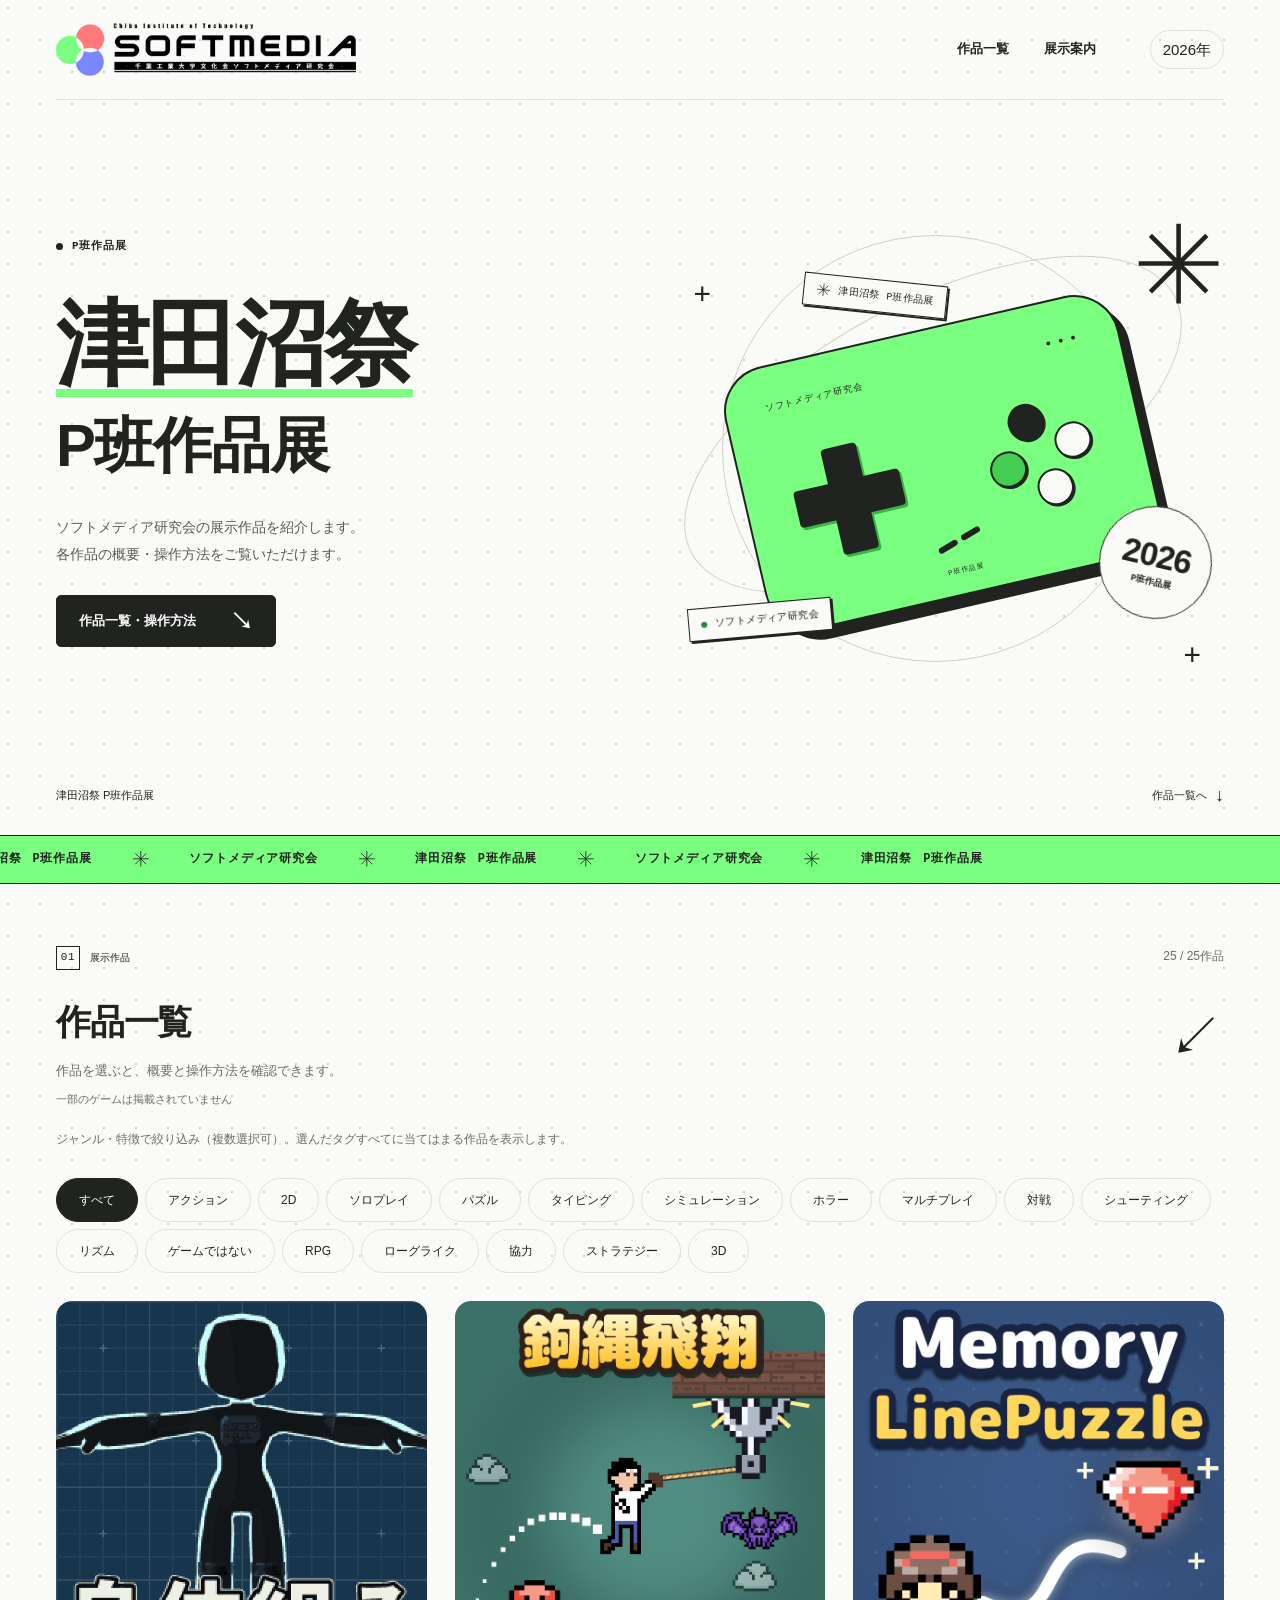
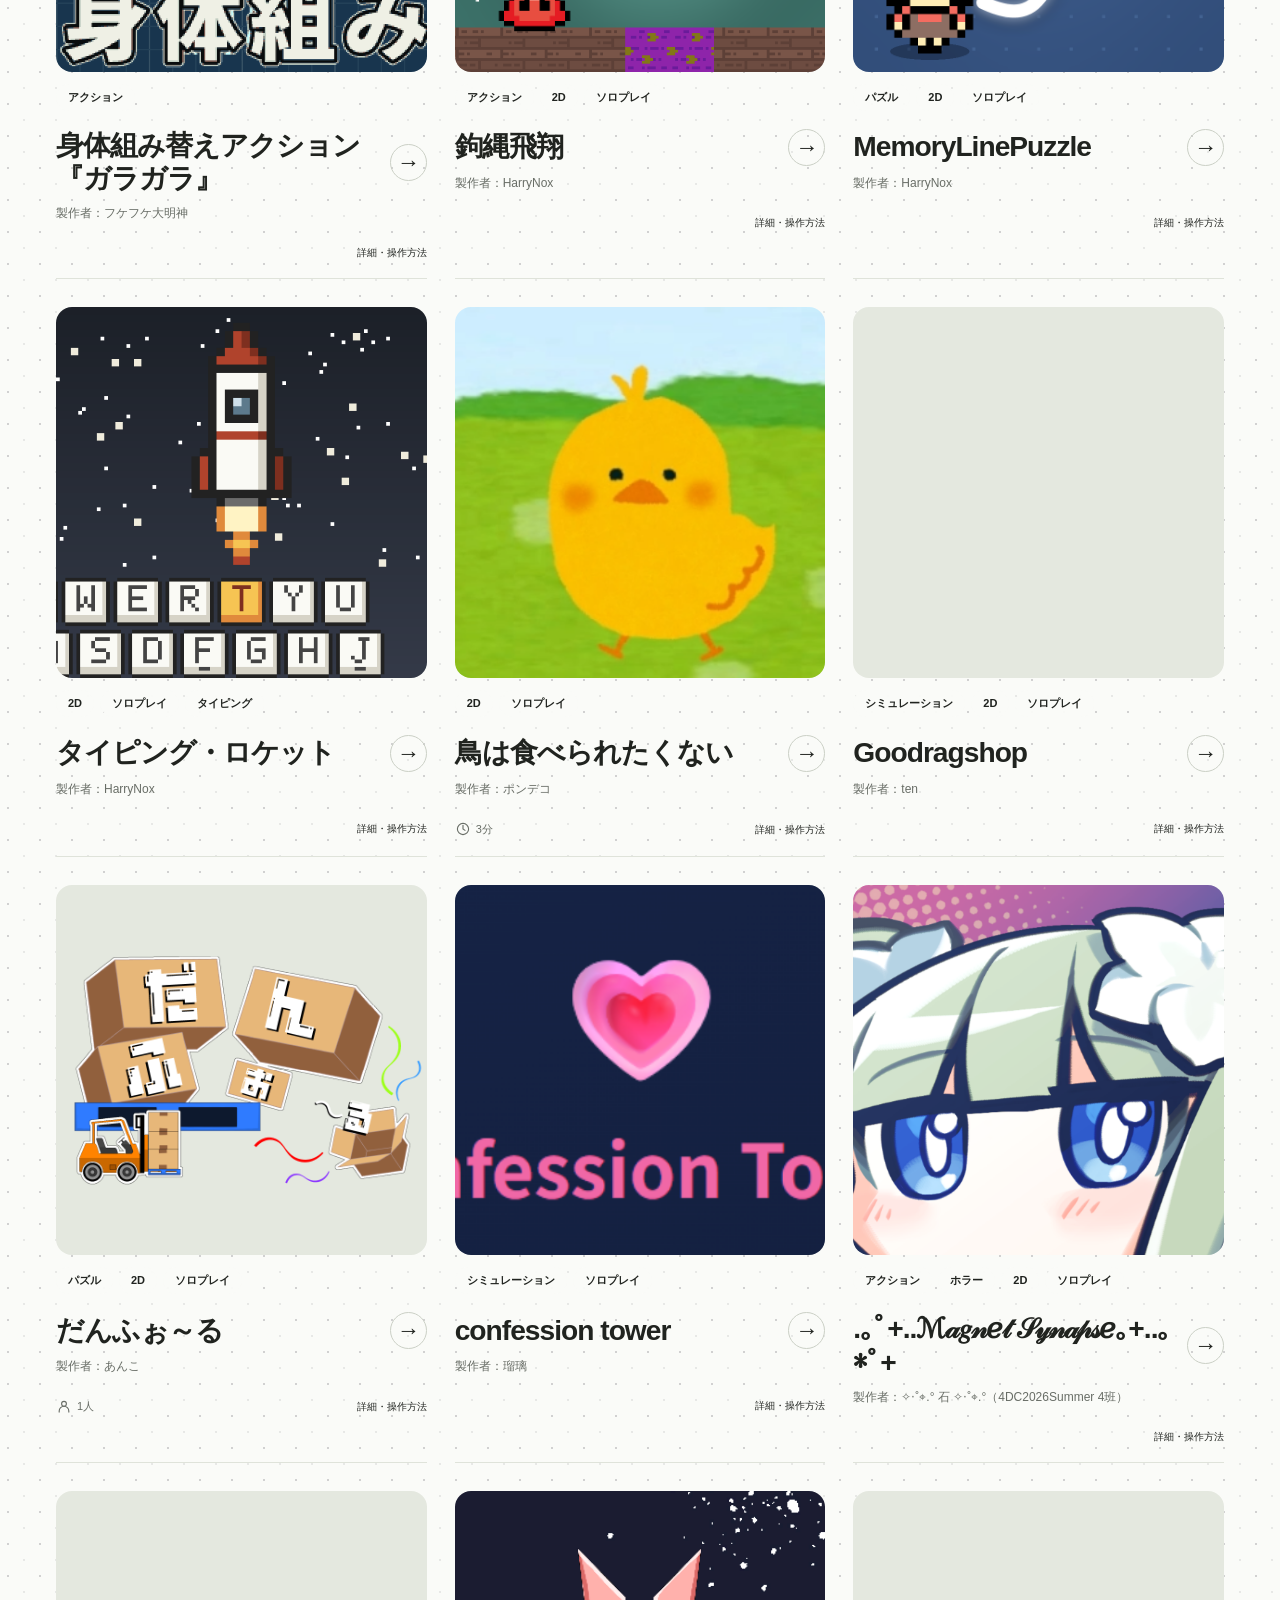
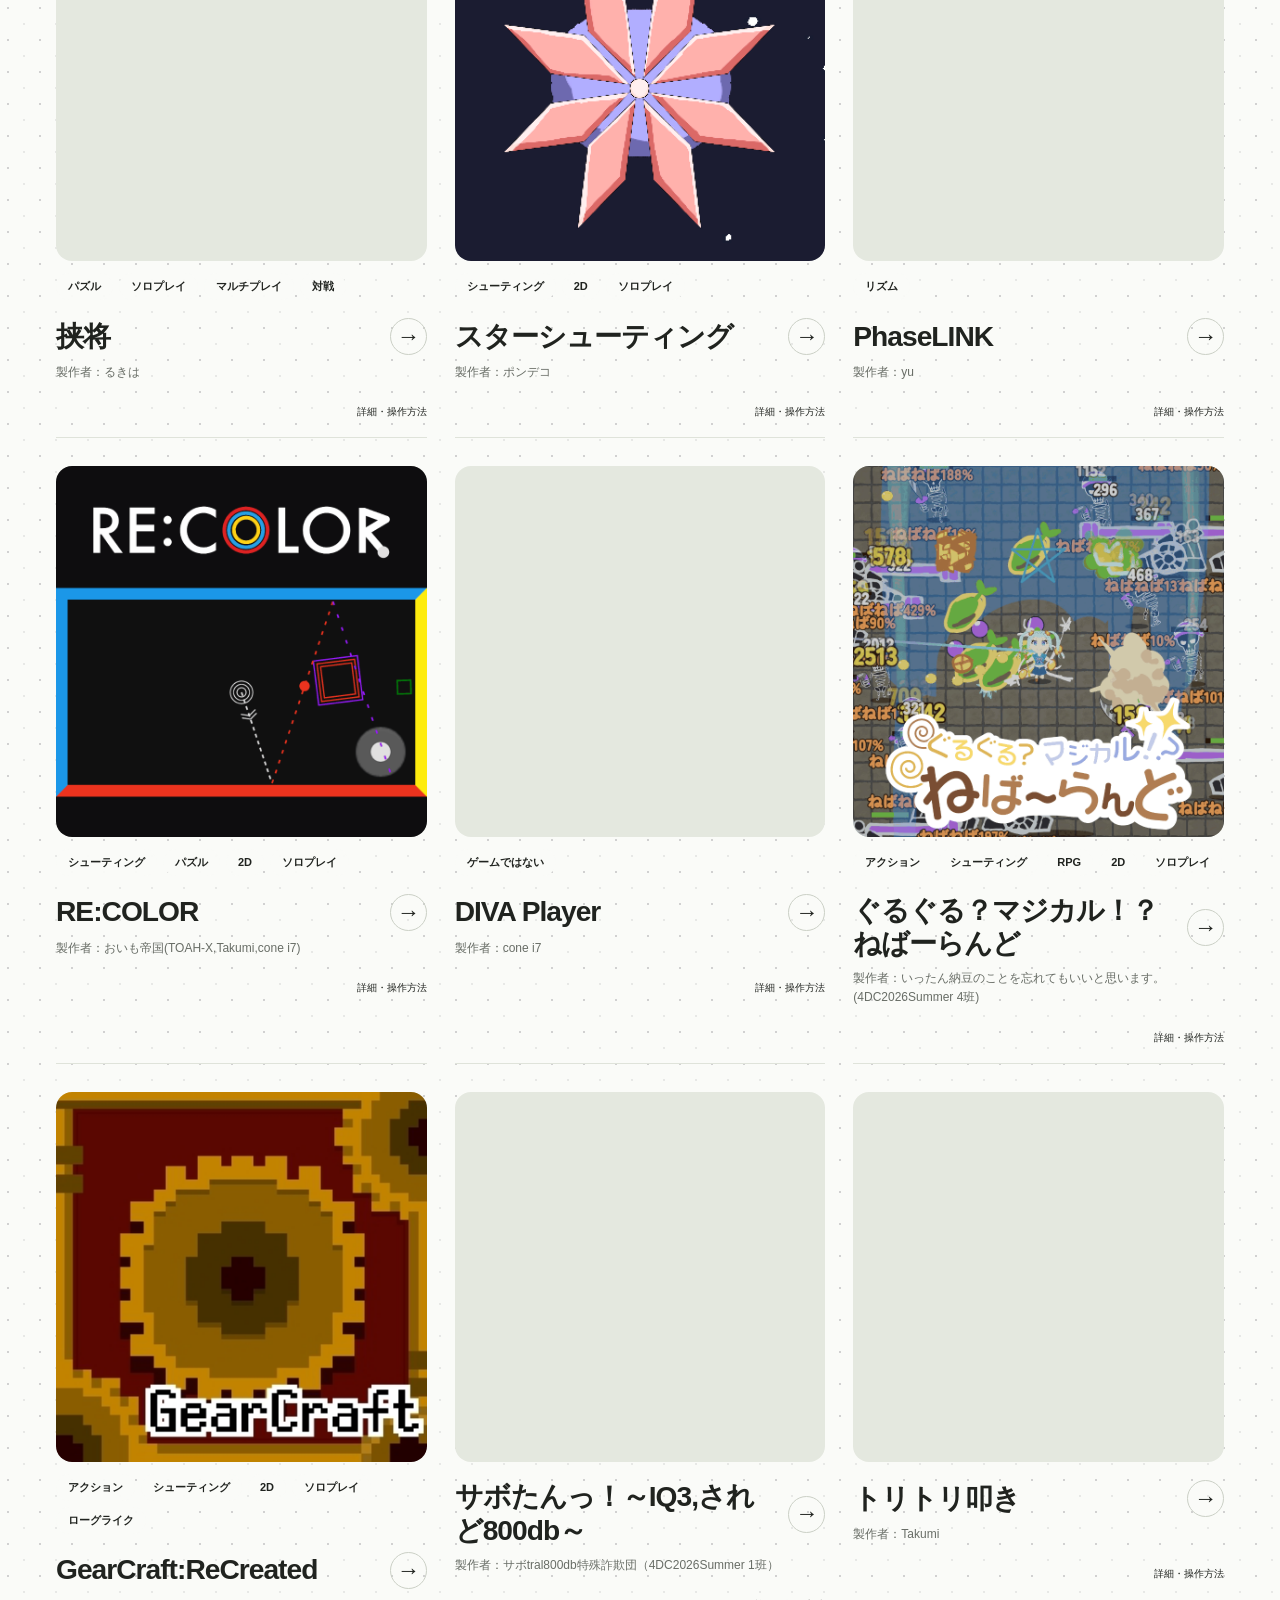
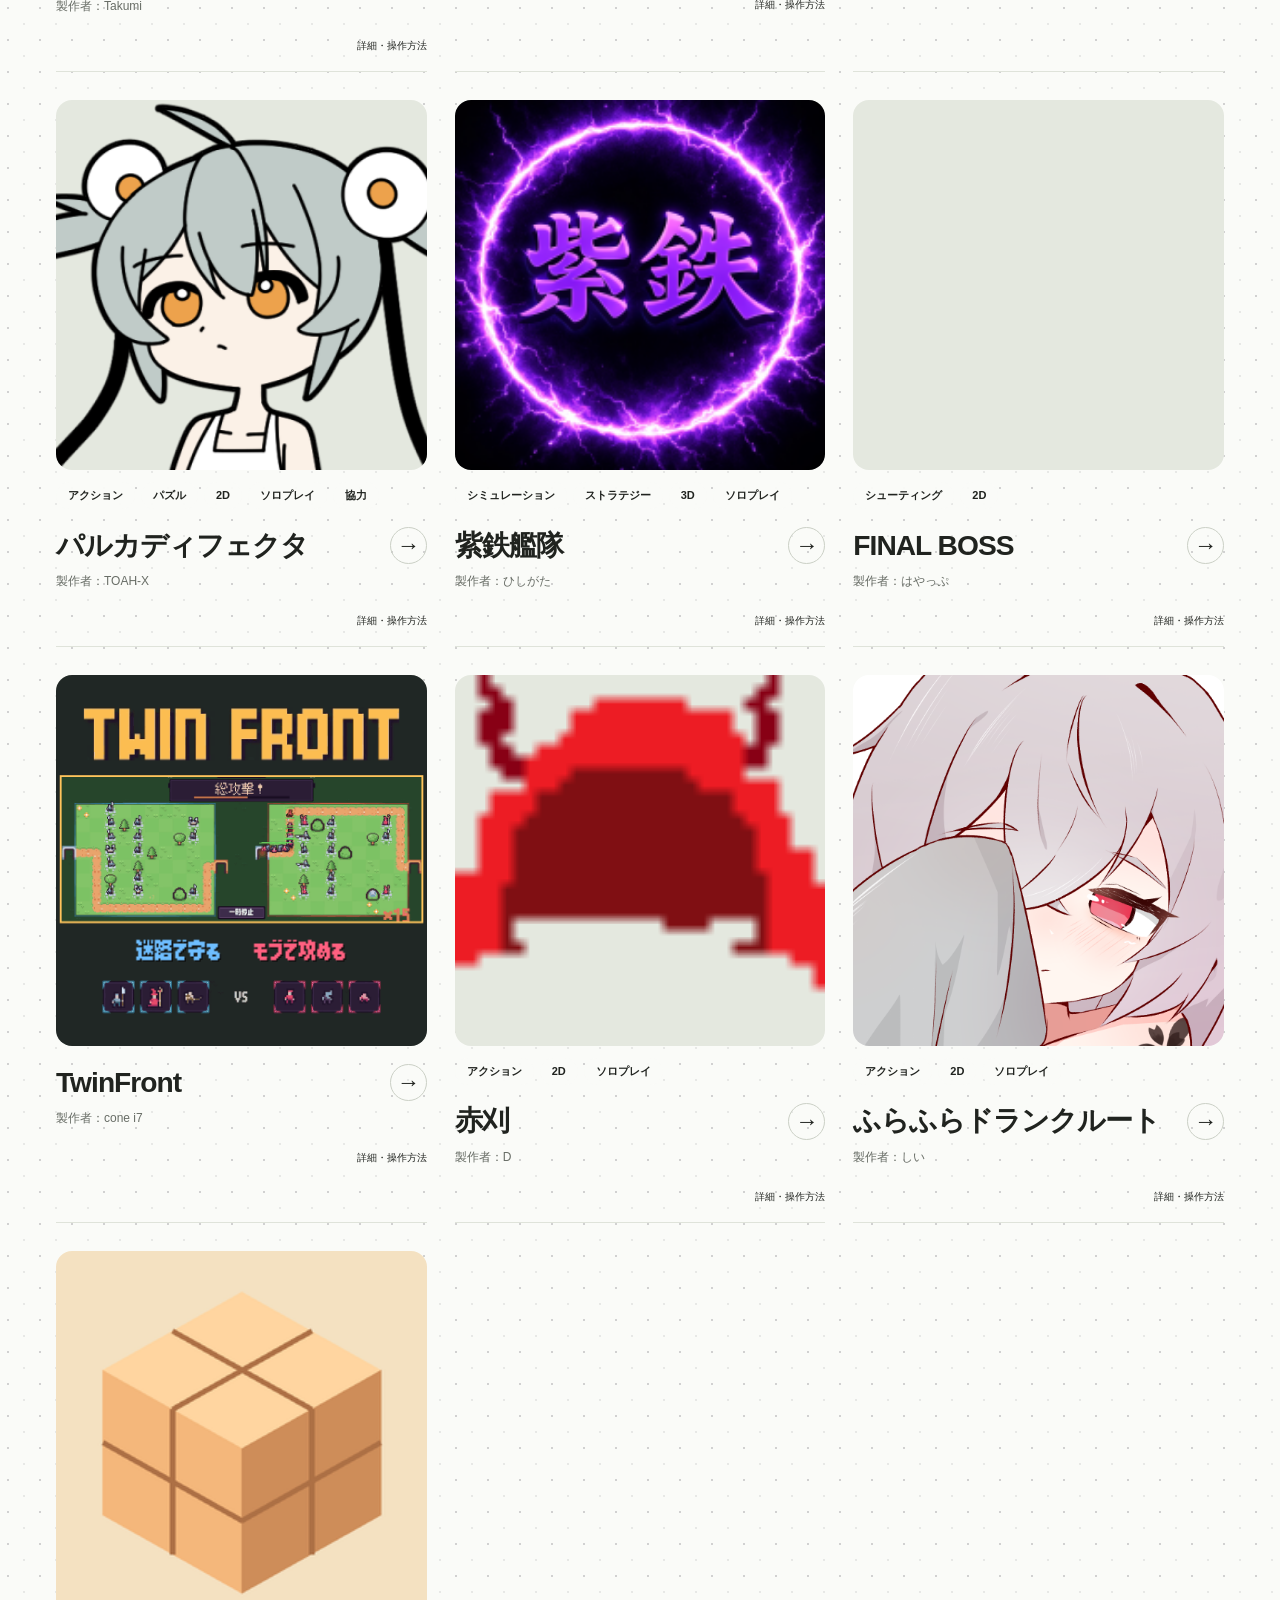
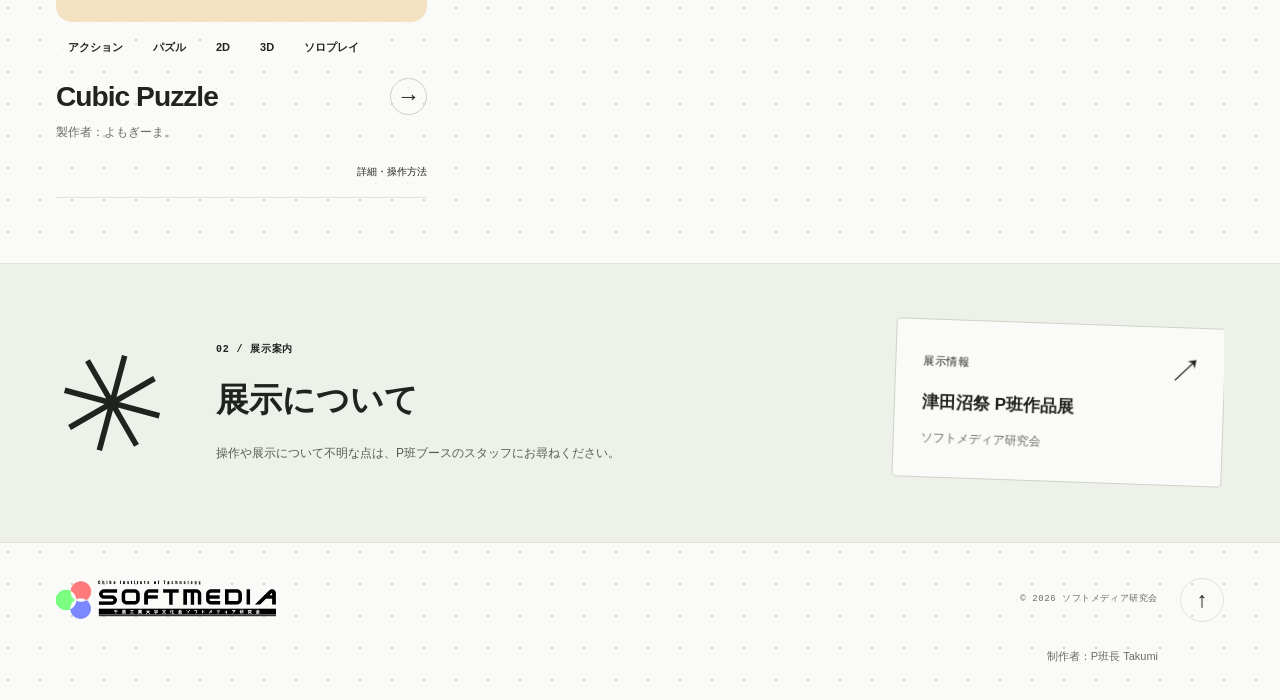
<file: index.html>
<!doctype html>
<html lang="ja">
<head>
  <meta charset="utf-8">
  <meta name="viewport" content="width=device-width, initial-scale=1">
  <meta name="theme-color" content="#7BFF81">
  <meta name="description" content="ソフトメディア研究会の津田沼祭P班作品展。展示作品の概要・操作方法・スクリーンショットを掲載しています。">
  <title>津田沼祭 P班作品展 2026 — ソフトメディア研究会</title>
  <link rel="icon" href="./assets/images/favicon.svg" type="image/svg+xml">
  <link rel="stylesheet" href="./css/style.css?v=f72bde1045d6">
  <script defer src="./js/games.js?v=3f59b080a39a"></script>
  <script defer src="./js/common.js?v=bbcce7536566"></script>
  <script defer src="./js/main.js?v=ad385e79afd5"></script>
  <script defer src="./js/controller.js?v=c89fdcfcc461"></script>
</head>
<body>
  <svg class="icon-definitions" xmlns="http://www.w3.org/2000/svg" aria-hidden="true" focusable="false">
    <defs>
      <path id="asterisk-shape" d="M32 4v56M4 32h56M12.2 12.2l39.6 39.6M51.8 12.2L12.2 51.8"/>
    </defs>
  </svg>
  <div class="startup" id="startup" hidden aria-hidden="true">
    <div class="startup-stage">
      <div class="startup-orbit"></div>
      <div class="startup-device">
        <div class="controller">
          <span class="startup-led"></span>
          <div class="d-pad"></div>
          <div class="controller-buttons"><i></i><i></i><i></i><i></i></div>
          <div class="controller-bottom"><i></i><i></i></div>
        </div>
      </div>
      <p class="startup-caption" data-festival-name>津田沼祭 P班作品展</p>
    </div>
  </div>
  <script src="./js/startup.js?v=2fbe6520b9ff"></script>
  <a class="skip-link" href="#main">本文へスキップ</a>
  <header class="site-header container">
    <a class="brand" href="./index.html" aria-label="ソフトメディア研究会 トップページ"><span class="brand-logo"><img data-site-logo src="./assets/images/SofumeLogo_BlackTextAlpha_1920x1080.png" alt="ソフトメディア研究会 ロゴ" width="1920" height="1080" decoding="async"></span></a>
    <nav aria-label="メインナビゲーション"><a href="#games">作品一覧</a><a href="#about">展示案内</a></nav>
    <span class="edition" data-site-edition>2026年</span>
  </header>
  <main id="main">
    <section class="hero container" aria-labelledby="hero-title">
      <div class="hero-copy">
        <p class="eyebrow"><span class="status-dot" aria-hidden="true"></span> P班作品展</p>
        <h1 id="hero-title" data-festival-heading><span>津田沼祭</span><span>P班作品展</span></h1>
        <p class="hero-description"><span data-site-name>ソフトメディア研究会</span>の展示作品を紹介します。<br>各作品の概要・操作方法をご覧いただけます。</p>
        <a class="button button-dark" href="#games">作品一覧・操作方法 <span aria-hidden="true">↘</span></a>
      </div>
      <div class="hero-art">
        <div class="orbit orbit-one" aria-hidden="true"></div><div class="orbit orbit-two" aria-hidden="true"></div>
        <span class="art-cross cross-one" aria-hidden="true">+</span><span class="art-cross cross-two" aria-hidden="true">+</span>
        <div class="art-label label-top" aria-hidden="true"><svg class="asterisk-icon mini-star" viewBox="0 0 64 64" aria-hidden="true" focusable="false"><use href="#asterisk-shape"/></svg><span data-festival-name>津田沼祭 P班作品展</span></div>
        <div class="controller-wrap">
          <button class="controller controller-interactive" type="button" data-controller aria-label="ゲーム機を押す" aria-description="矢印キーで十字キー、EnterまたはSpaceで丸ボタンを押せます。">
            <span class="controller-topline" aria-hidden="true"><span data-site-name>ソフトメディア研究会</span><span>● ● ●</span></span>
            <span class="d-pad" aria-hidden="true"><i data-direction="up"></i><i data-direction="right"></i><i data-direction="down"></i><i data-direction="left"></i><i class="d-pad-center"></i></span>
            <span class="controller-buttons" aria-hidden="true"><i></i><i></i><i></i><i></i></span>
            <span class="controller-bottom" aria-hidden="true"><i></i><i></i></span>
            <span class="controller-caption" aria-hidden="true">P班作品展</span>
          </button>
        </div>
        <svg class="asterisk-icon art-spark" viewBox="0 0 64 64" aria-hidden="true" focusable="false"><use href="#asterisk-shape"/></svg><div class="play-token" aria-hidden="true"><span class="token-year" data-site-year>2026</span><span>P班作品展</span></div>
        <div class="art-label label-bottom" aria-hidden="true"><span class="status-dot"></span><span data-site-name>ソフトメディア研究会</span></div>
      </div>
      <div class="hero-foot"><span data-festival-name>津田沼祭 P班作品展</span><a href="#games">作品一覧へ <span aria-hidden="true">↓</span></a></div>
    </section>
    <div class="ticker" aria-hidden="true"><div><span data-festival-name>津田沼祭 P班作品展</span><svg class="asterisk-icon" viewBox="0 0 64 64" aria-hidden="true" focusable="false"><use href="#asterisk-shape"/></svg><span data-site-name>ソフトメディア研究会</span><svg class="asterisk-icon" viewBox="0 0 64 64" aria-hidden="true" focusable="false"><use href="#asterisk-shape"/></svg><span data-festival-name>津田沼祭 P班作品展</span><svg class="asterisk-icon" viewBox="0 0 64 64" aria-hidden="true" focusable="false"><use href="#asterisk-shape"/></svg><span data-site-name>ソフトメディア研究会</span><svg class="asterisk-icon" viewBox="0 0 64 64" aria-hidden="true" focusable="false"><use href="#asterisk-shape"/></svg><span data-festival-name>津田沼祭 P班作品展</span></div></div>
    <section class="games-section container" id="games" aria-labelledby="games-title">
      <div class="section-overline"><span><span class="section-index mono">01</span> 展示作品</span><p class="result-count" id="result-count" role="status" aria-live="polite"></p></div>
      <div class="section-heading"><div><h2 id="games-title">作品一覧</h2><p>作品を選ぶと、概要と操作方法を確認できます。</p></div><span class="section-arrow" aria-hidden="true">↙</span></div>
      <p class="listing-note">一部のゲームは掲載されていません</p>
      <p id="filter-help" class="filter-help">ジャンル・特徴で絞り込み（複数選択可）。選んだタグすべてに当てはまる作品を表示します。</p>
      <div class="filter-row"><div class="filters" id="filters" role="group" aria-label="ジャンル・特徴で絞り込む" aria-describedby="filter-help"></div></div>
      <div class="game-grid" id="game-grid"></div>
      <noscript><p class="notice">作品一覧の表示にはJavaScriptを有効にしてください。</p></noscript>
    </section>
    <section class="about-section" id="about" aria-labelledby="about-title"><div class="container about-inner">
      <svg class="asterisk-icon about-symbol" viewBox="0 0 64 64" aria-hidden="true" focusable="false"><use href="#asterisk-shape"/></svg>
      <div class="about-copy"><p class="eyebrow">02 / 展示案内</p><h2 id="about-title">展示について</h2><p data-exhibition-message>操作や展示について不明な点は、P班ブースのスタッフにお尋ねください。</p></div>
      <div class="exhibition-note"><span class="mono">展示情報</span><span class="note-star" aria-hidden="true">↗</span><h3 data-festival-name>津田沼祭 P班作品展</h3><p data-site-name>ソフトメディア研究会</p><div class="sample-badge">現在掲載している作品はサンプルです。</div></div>
    </div></section>
  </main>
  <footer class="site-footer container"><a class="brand" href="./index.html"><span class="brand-logo"><img data-site-logo src="./assets/images/SofumeLogo_BlackTextAlpha_1920x1080.png" alt="ソフトメディア研究会 ロゴ" width="1920" height="1080" decoding="async"></span></a><span class="mono" data-copyright>© 2026 ソフトメディア研究会</span><a class="back-top" href="#" aria-label="ページの先頭へ">↑</a><p class="creator-credit">制作者：P班長 Takumi</p></footer>
</body>
</html>
</file>
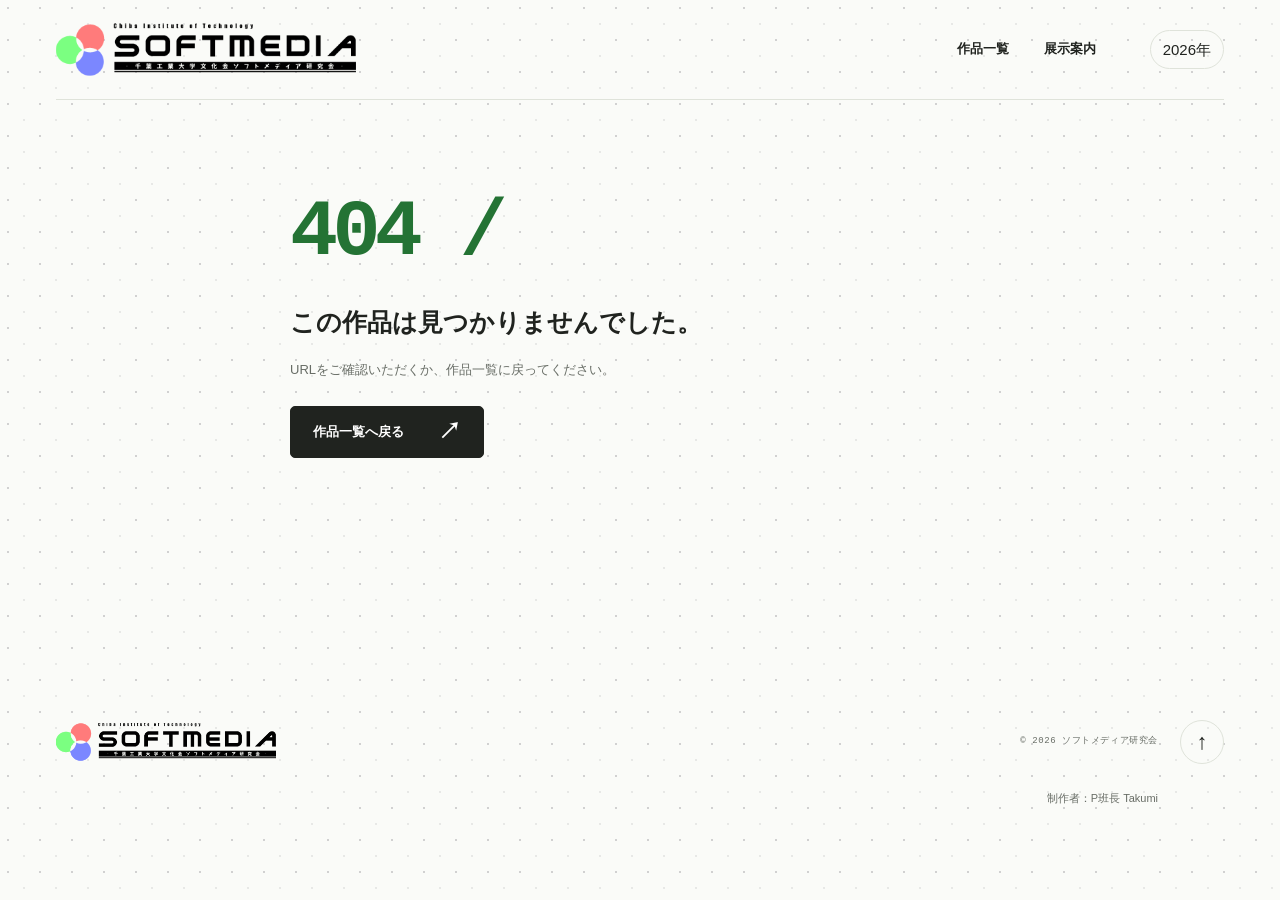
<file: game.html>
<!doctype html>
<html lang="ja">
<head>
  <meta charset="utf-8">
  <meta name="viewport" content="width=device-width, initial-scale=1">
  <meta name="theme-color" content="#7BFF81">
  <meta name="description" content="ソフトメディア研究会の津田沼祭展示作品の概要・操作方法・スクリーンショット。">
  <title>作品詳細 — ソフトメディア研究会</title>
  <link rel="icon" href="./assets/images/favicon.svg" type="image/svg+xml">
  <link rel="stylesheet" href="./css/style.css?v=f72bde1045d6">
  <script defer src="./js/games.js?v=3f59b080a39a"></script>
  <script defer src="./js/common.js?v=bbcce7536566"></script>
  <script defer src="./js/game-detail.js?v=32ac132032ba"></script>
</head>
<body>
  <a class="skip-link" href="#main">本文へスキップ</a>
  <header class="site-header container"><a class="brand" href="./index.html" aria-label="ソフトメディア研究会 トップページ"><span class="brand-logo"><img data-site-logo src="./assets/images/SofumeLogo_BlackTextAlpha_1920x1080.png" alt="ソフトメディア研究会 ロゴ" width="1920" height="1080" decoding="async"></span></a><nav aria-label="メインナビゲーション"><a href="./index.html#games">作品一覧</a><a href="./index.html#about">展示案内</a></nav><span class="edition" data-site-edition>2026年</span></header>
  <main id="main" class="detail-main"><div id="game-detail"><p class="loading-text container" role="status">作品を読み込んでいます…</p></div><noscript><div class="container notice">作品情報の表示にはJavaScriptを有効にしてください。<a href="./index.html">一覧へ戻る</a></div></noscript></main>
  <footer class="site-footer container"><a class="brand" href="./index.html"><span class="brand-logo"><img data-site-logo src="./assets/images/SofumeLogo_BlackTextAlpha_1920x1080.png" alt="ソフトメディア研究会 ロゴ" width="1920" height="1080" decoding="async"></span></a><span class="mono" data-copyright>© 2026 ソフトメディア研究会</span><a class="back-top" href="#" aria-label="ページの先頭へ">↑</a><p class="creator-credit">制作者：P班長 Takumi</p></footer>
  <dialog class="lightbox" id="lightbox" aria-labelledby="lightbox-caption"><div class="lightbox-top"><span class="mono" id="lightbox-count"></span><button class="lightbox-close" type="button" aria-label="拡大画像を閉じる">閉じる <span aria-hidden="true">×</span></button></div><div class="lightbox-stage"><button class="lightbox-prev" type="button" aria-label="前の画像">←</button><img id="lightbox-image" alt=""><button class="lightbox-next" type="button" aria-label="次の画像">→</button></div><p id="lightbox-caption"></p></dialog>
</body>
</html>
</file>
<file: css/style.css>
@charset "UTF-8";
:root {
  --green:#7bff81;
  --ink:#20231f;
  --muted:#686d66;
  --paper:#fafbf8;
  --line:#dfe3da;
  --background-dots:
    radial-gradient(circle at 8px 8px,#d1d1d1 1px,transparent 1.2px),
    radial-gradient(circle at 24px 24px,#d1d1d1 .6px,transparent .8px);
  --background-dot-spacing:32px 32px;
  --mono:"SFMono-Regular",Consolas,"Liberation Mono",monospace;
  --radius:16px
}

* {
  box-sizing:border-box
}

html {
  scroll-behavior:smooth;
  scroll-padding-top:85px
}

body {
  margin:0;
  background:var(--paper);
  background-image:var(--background-dots);
  background-size:var(--background-dot-spacing);
  color:var(--ink);
  font-family:Arial,"Hiragino Kaku Gothic ProN","Noto Sans JP",Meiryo,sans-serif;
  font-size:15px;
  line-height:1.7;
  -webkit-font-smoothing:antialiased
}

body:has(dialog[open]) {
  overflow:hidden
}

a {
  color:inherit;
  text-decoration:none
}

button,input {
  font:inherit
}

button {
  color:inherit;
  cursor:pointer
}

button,a {
  -webkit-tap-highlight-color:transparent
}

button {
  touch-action:manipulation
}

img {
  display:block;
  width:100%;
  height:auto
}

svg {
  display:block
}

/* Shared geometry avoids font- and emoji-dependent decorative symbols. */
.icon-definitions {
  position:absolute;
  width:0;
  height:0;
  overflow:hidden;
  pointer-events:none;
}

.asterisk-icon {
  display:inline-block;
  width:.8em;
  height:.8em;
  flex-shrink:0;
  vertical-align:middle;
  fill:none;
  stroke:currentColor;
  stroke-width:3.2;
  stroke-linecap:butt;
  pointer-events:none;
}

h1,h2,h3,p {
  margin:0
}

button:focus-visible,a:focus-visible,video:focus-visible,[tabindex]:focus-visible {
  outline:3px solid #15752b;
  outline-offset:5px
}

::selection {
  color:var(--ink);
  background:var(--green)
}

[hidden] {
  display:none!important
}

.container {
  width:min(1240px,calc(100% - 40px));
  margin-inline:auto
}

.mono {
  font-family:var(--mono);
  font-size:11px;
  font-weight:500;
  letter-spacing:.065em
}

.eyebrow {
  display:flex;
  align-items:center;
  gap:9px;
  font-family:var(--mono);
  font-size:10px;
  font-weight:600;
  letter-spacing:.08em
}

.status-dot {
  display:inline-block;
  flex:none;
  width:7px;
  height:7px;
  background:var(--ink);
  border-radius:50%
}

.skip-link {
  position:fixed;
  z-index:100;
  top:10px;
  left:10px;
  padding:10px 18px;
  background:var(--green);
  transform:translateY(-150%)
}

.skip-link:focus {
  transform:none
}

.site-header {
  min-height:112px;
  padding-block:12px;
  display:flex;
  flex-wrap:wrap;
  align-items:center;
  justify-content:space-between;
  gap:0 16px;
  border-bottom:1px solid var(--line)
}

.site-header .brand {
  flex-basis:100%
}

.brand {
  display:inline-flex;
  align-items:center;
  gap:9px;
  flex-shrink:0;
  font-size:18px;
  line-height:1;
  font-weight:900;
  letter-spacing:0;
  min-height:44px
}

.brand-logo {
  display:block;
  flex-shrink:0;
  width:260px;
  aspect-ratio:1743 / 305;
  position:relative;
  overflow:hidden;
}

/* Original canvas: 1920×1080. Visible logo: x=68, y=385, 1743×305.
   Only transparent margins are excluded; the supplied PNG stays unchanged. */
.brand-logo img {
  position:absolute;
  width:110.1549%;
  max-width:none;
  height:auto;
  left:-3.9013%;
  top:-126.2295%;
}

.site-header nav {
  display:flex;
  gap:17px
}

.site-header nav a {
  display:flex;
  align-items:center;
  min-height:44px;
  font-size:12px;
  font-weight:600
}

.site-header nav a:hover {
  text-decoration:underline;
  text-underline-offset:5px
}

.edition {
  display:block;
  padding:6px 12px;
  border:1px solid var(--line);
  border-radius:30px
}

.nav-arrow {
  display:none
}

.hero {
  display:grid;
  position:relative;
  padding-top:35px;
  animation:page-in .7s ease both
}

.hero h1 {
  margin:24px 0;
  font-size:clamp(54px,16vw,96px);
  line-height:1.24;
  font-weight:900;
  letter-spacing:-.04em;
  overflow-wrap:anywhere;
}

.hero h1>span {
  display:block;
}

.hero h1>span+span {
  margin-top:8px;
  font-size:.64em;
  letter-spacing:-.025em;
}

.hero h1>span:first-child {
  text-decoration:underline;
  text-decoration-color:var(--green);
  text-decoration-thickness:.09em;
  text-underline-offset:.14em;
  text-decoration-skip-ink:none;
}

.hero-copy {
  position:relative;
  z-index:2
}

.hero-description {
  margin:11px 0 23px;
  font-size:13px;
  color:#555d52;
  line-height:1.95
}

.button {
  display:inline-flex;
  align-items:center;
  justify-content:space-between;
  gap:34px;
  min-height:52px;
  padding:12px 22px;
  border:1px solid var(--ink);
  border-radius:5px;
  font-size:13px;
  font-weight:700;
  transition:transform .2s,background .2s,color .2s
}

.button span {
  font-size:23px;
  line-height:1;
  transition:transform .2s
}

.button-dark {
  background:var(--ink);
  color:white
}

.button-green {
  background:var(--green)
}

.button:active {
  transform:scale(.97)
}

.button:hover {
  background:var(--green);
  color:var(--ink)
}

.button:hover span {
  transform:translate(2px,2px)
}

.hero-art {
  width:100%;
  max-width:540px;
  aspect-ratio:1.2;
  position:relative;
  justify-self:center;
  margin:20px 0 9px;
  isolation:isolate
}

.hero-art>[aria-hidden="true"] {
  pointer-events:none;
}

.orbit {
  position:absolute;
  border:1px solid #cad2c4;
  border-radius:50%;
  left:13%;
  top:10%;
  width:74%;
  aspect-ratio:1
}

.orbit-two {
  width:95%;
  left:2%;
  top:22%;
  height:45%;
  transform:rotate(-28deg)
}

.art-cross {
  position:absolute;
  font-size:30px;
  font-weight:300
}

.cross-one {
  left:8%;
  top:16%
}

.cross-two {
  right:4%;
  bottom:9%
}

.controller-wrap {
  position:absolute;
  left:16%;
  top:27%;
  width:70%;
  aspect-ratio:1.5;
  transform:rotate(-13deg);
  animation:controller-float 7s ease-in-out infinite
}

.controller {
  position:absolute;
  inset:0;
  background:var(--green);
  border:2px solid var(--ink);
  border-radius:34px;
  box-shadow:6px 9px 0 var(--ink)
}

.controller-topline {
  position:absolute;
  top:13%;
  left:10%;
  right:10%;
  display:flex;
  justify-content:space-between;
  font-family:var(--mono);
  font-size:7px;
  letter-spacing:1px
}

.d-pad {
  position:absolute;
  left:12%;
  top:35%;
  width:27%;
  aspect-ratio:1;
  filter:drop-shadow(2px 3px 0 #3eb247)
}

.d-pad:before,.d-pad:after {
  content:"";
  position:absolute;
  background:var(--ink);
  border-radius:4px
}

.d-pad:before {
  width:34%;
  height:100%;
  left:33%
}

.d-pad:after {
  width:100%;
  height:34%;
  top:33%
}

.controller-buttons {
  position:absolute;
  width:27%;
  right:12%;
  top:35%;
  aspect-ratio:1;
  transform:rotate(-12deg)
}

.controller-buttons i {
  position:absolute;
  border:2px solid var(--ink);
  width:34%;
  aspect-ratio:1;
  border-radius:50%;
  background:var(--paper);
  box-shadow:1px 2px var(--ink)
}

.controller-buttons i:nth-child(1) {
  left:33%;
  top:0;
  background:var(--ink)
}

.controller-buttons i:nth-child(2) {
  right:0;
  top:33%
}

.controller-buttons i:nth-child(3) {
  left:33%;
  bottom:0
}

.controller-buttons i:nth-child(4) {
  left:0;
  top:33%;
  background:#43cd51
}

.controller-bottom {
  position:absolute;
  bottom:19%;
  left:44%;
  display:flex;
  gap:5px;
  transform:rotate(-18deg)
}

.controller-bottom i {
  width:15px;
  height:5px;
  background:var(--ink);
  border-radius:5px
}

.controller-caption {
  position:absolute;
  bottom:6%;
  width:100%;
  text-align:center;
  font-family:var(--mono);
  font-size:6px;
  letter-spacing:1px
}

/* Key presses are separate from the wrapper's gentle floating animation. */
.controller-interactive {
  width:100%;
  height:100%;
  padding:0;
  appearance:none;
  text-align:left;
  user-select:none;
}

.controller-wrap:has(.controller-interactive:is(:active,.is-pressed)) {
  animation-play-state:paused;
}

.controller-interactive .d-pad [data-direction],
.controller-interactive .controller-buttons i,
.controller-interactive .controller-bottom i {
  transition:transform .16s ease,box-shadow .16s ease,filter .16s ease;
}

.controller-interactive .d-pad {
  filter:none;
  isolation:isolate;
}

.controller-interactive .d-pad::before,
.controller-interactive .d-pad::after {
  background:#3eb247;
  transform:translate(2px,3px);
  z-index:-1;
}

.controller-interactive .d-pad i {
  position:absolute;
  background:var(--ink);
}

/* The four arms overlap beneath a fixed center to keep the cross connected. */
.controller-interactive .d-pad [data-direction="up"],
.controller-interactive .d-pad [data-direction="down"] {
  left:33%;
  width:34%;
  height:50%;
}

.controller-interactive .d-pad [data-direction="left"],
.controller-interactive .d-pad [data-direction="right"] {
  top:33%;
  width:50%;
  height:34%;
}

.controller-interactive .d-pad [data-direction="up"] {
  top:0;
  border-radius:4px 4px 0 0;
}

.controller-interactive .d-pad [data-direction="right"] {
  right:0;
  border-radius:0 4px 4px 0;
}

.controller-interactive .d-pad [data-direction="down"] {
  bottom:0;
  border-radius:0 0 4px 4px;
}

.controller-interactive .d-pad [data-direction="left"] {
  left:0;
  border-radius:4px 0 0 4px;
}

.controller-interactive .d-pad .d-pad-center {
  inset:33%;
  z-index:1;
}

.controller-interactive .d-pad [data-direction].is-pressed {
  transform:translate(2px,3px) scale(.94);
}

.controller-interactive .controller-buttons i.is-pressed {
  transform:translate(1px,2px) scale(.9);
  box-shadow:0 0 0 var(--ink),inset 0 2px 3px #20231f40;
}

.controller-interactive .controller-bottom i.is-pressed {
  transform:translateY(2px) scale(.9);
}

.art-label {
  position:absolute;
  padding:5px 9px;
  border:1px solid var(--ink);
  background:var(--paper);
  font-family:var(--mono);
  font-size:8px;
  letter-spacing:.04em;
  box-shadow:2px 2px var(--ink);
  display:flex;
  align-items:center;
  gap:8px;
  white-space:nowrap
}

.label-top {
  left:23%;
  top:13%;
  transform:rotate(6deg)
}

.mini-star {
  font-size:18px;
  line-height:1
}

.label-bottom {
  left:8%;
  bottom:14%;
  transform:rotate(-5deg);
  z-index:2
}

.label-bottom .status-dot {
  background:#278638;
  width:6px;
  height:6px
}

.art-spark {
  position:absolute;
  right:0;
  top:0;
  color:var(--ink);
  font-size:83px;
  line-height:1;
  animation:spark-turn 25s linear infinite
}

.play-token {
  position:absolute;
  right:2%;
  bottom:18%;
  width:86px;
  aspect-ratio:1;
  border:1px solid var(--ink);
  background:var(--paper);
  border-radius:50%;
  display:flex;
  flex-direction:column;
  align-items:center;
  justify-content:center;
  transform:rotate(13deg);
  font-weight:900;
  letter-spacing:-1px;
  font-size:24px;
  line-height:1.2
}

.play-token>span:last-child {
  font-size:7px;
  letter-spacing:0;
  font-family:var(--mono);
  margin-top:3px
}

.play-token .token-year {
  font:inherit;
}

.hero-foot {
  grid-column:1/-1;
  display:flex;
  justify-content:space-between;
  align-items:center;
  gap:15px;
  margin-top:10px;
  padding:22px 0;
  font-size:11px
}

.hero-foot a {
  display:flex;
  align-items:center;
  gap:8px;
  min-height:30px
}

.hero-foot a span {
  font-size:18px
}

.hero-foot>span {
  max-width:160px
}

.ticker {
  overflow:hidden;
  border-block:1px solid var(--ink);
  background:var(--green);
  height:43px;
  display:flex;
  align-items:center
}

.ticker>div {
  white-space:nowrap;
  word-spacing:3px;
  font-family:var(--mono);
  font-size:11px;
  font-weight:600;
  letter-spacing:.07em;
  margin-left:-30px
}

.ticker .asterisk-icon {
  font-size:22px;
  vertical-align:middle;
  margin:0 28px;
}

.games-section {
  padding-top:48px;
  padding-bottom:50px;
  scroll-margin-top:20px
}

.section-overline {
  display:flex;
  justify-content:space-between;
  gap:15px;
  font-size:10px
}

.section-overline>span {
  display:flex;
  align-items:center;
  gap:10px
}

.section-overline>span:last-child {
  display:none;
  color:var(--muted);
  font-size:9px
}

.section-index {
  display:inline-flex;
  width:24px;
  height:24px;
  border:1px solid var(--ink);
  align-items:center;
  justify-content:center
}

.section-heading {
  display:flex;
  justify-content:space-between;
  align-items:center;
  margin-top:20px;
  gap:12px
}

.section-heading h2 {
  font-size:23px;
  font-weight:800;
  letter-spacing:-.035em;
  display:flex;
  align-items:center;
  gap:10px;
  flex-wrap:wrap
}

.section-heading p {
  color:var(--muted);
  font-size:12px;
  margin-top:9px
}

.section-arrow {
  display:none;
  font-size:55px;
  font-weight:300;
  line-height:1
}

.listing-note {
  margin-top:8px;
  color:var(--muted);
  font-size:11px
}

.filter-help {
  margin-top:20px;
  color:var(--muted);
  font-size:12px
}

.filter-row {
  display:flex;
  align-items:flex-start;
  justify-content:space-between;
  gap:12px;
  margin:25px 0 24px
}

.filters {
  display:flex;
  flex-wrap:wrap;
  min-width:0;
  gap:7px
}

.filter-button {
  max-width:100%;
  overflow-wrap:anywhere;
  min-height:44px;
  padding:8px 15px;
  background:transparent;
  border:1px solid var(--line);
  border-radius:30px;
  font-size:12px;
  transition:background .2s,transform .2s
}

.filter-button[aria-pressed="true"] {
  background:var(--ink);
  color:white;
  border-color:var(--ink)
}

.filter-button:active {
  transform:scale(.95)
}

.filter-button:hover {
  border-color:var(--ink)
}

.result-count {
  display:block;
  flex:none;
  padding-top:0;
  color:var(--muted);
  font-size:12px;
}

.game-grid {
  display:grid;
  grid-template-columns:minmax(0,1fr);
  gap:32px
}

.game-card {
  min-width:0;
  border-bottom:1px solid var(--line);
  padding-bottom:17px
}

.game-card-link {
  display:block;
  border-radius:var(--radius);
  transition:transform .25s
}

.game-card-link:active {
  transform:scale(.98)
}

.card-image {
  position:relative;
  aspect-ratio:1;
  overflow:hidden;
  border-radius:var(--radius);
  background:#e4e8df;
  isolation:isolate
}

.card-image img {
  height:100%;
  object-fit:cover;
  transition:transform .55s cubic-bezier(.2,.65,.3,1)
}

.card-tags {
  display:flex;
  flex-wrap:wrap;
  gap:6px;
  margin-top:12px
}

.card-tags span {
  max-width:100%;
  overflow-wrap:anywhere;
  border-radius:20px;
  padding:4px 12px;
  background:#fafbf8f2;
  font-size:11px;
  font-weight:600;
  color:var(--ink)
}

.card-title-row {
  display:flex;
  align-items:center;
  justify-content:space-between;
  gap:12px;
  margin-top:18px
}

.card-title-row h3 {
  font-size:26px;
  font-weight:900;
  letter-spacing:-.035em;
  line-height:1.2;
  overflow-wrap:anywhere
}

.card-arrow {
  display:flex;
  align-items:center;
  justify-content:center;
  flex:none;
  width:37px;
  height:37px;
  border:1px solid #cbd0c6;
  border-radius:50%;
  font-size:23px;
  transition:background .2s,transform .2s
}

.card-creators {
  margin-top:8px;
  font-size:12px;
  line-height:1.6;
  color:var(--muted);
  overflow-wrap:anywhere
}

.card-subtitle {
  font-size:12px;
  margin-top:3px;
  color:var(--muted)
}

.card-meta {
  display:flex;
  align-items:center;
  gap:18px;
  margin-top:19px;
  font-size:11px;
  color:var(--muted)
}

.card-meta>span {
  display:flex;
  align-items:center;
  gap:5px
}

.card-meta svg {
  width:16px;
  height:16px;
  stroke:currentColor;
  fill:none;
  stroke-width:1.4
}

.card-detail-label {
  margin-left:auto;
  color:var(--ink)
}

.about-section {
  background:#eef1e9;
  border-top:1px solid var(--line);
  border-bottom:1px solid var(--line)
}

.about-inner {
  position:relative;
  display:grid;
  gap:30px;
  padding-block:45px;
  overflow:hidden
}

.about-symbol {
  position:absolute;
  right:-5px;
  top:40px;
  font-size:100px;
  line-height:1;
  color:#cbd5c5;
  transform:rotate(15deg)
}

.about-copy {
  position:relative;
  z-index:1
}

.about-copy h2 {
  font-size:29px;
  font-weight:800;
  line-height:1.55;
  margin:16px 0
}

.about-copy>p:last-child {
  font-size:12px;
  color:#565e50;
  line-height:2
}

.exhibition-note {
  position:relative;
  z-index:1;
  background:var(--paper);
  border:1px solid #ccd3c7;
  padding:24px;
  border-radius:4px;
  max-width:380px
}

.exhibition-note h3 {
  margin-top:16px;
  font-size:17px
}

.exhibition-note p {
  font-size:12px;
  color:var(--muted);
  line-height:1.9;
  max-width:240px;
  margin-top:10px
}

.note-star {
  position:absolute;
  right:22px;
  top:15px;
  font-size:33px
}

.sample-badge {
  display:inline-block;
  margin-top:19px;
  padding:4px 8px;
  border:1px solid var(--line);
  font-size:10px;
  border-radius:3px
}

.site-footer {
  position:relative;
  display:flex;
  align-items:center;
  flex-wrap:wrap;
  gap:10px 22px;
  padding-block:28px;
  padding-right:45px
}

.site-footer .brand {
  font-size:18px
}

.site-footer .brand-logo {
  width:220px;
}

.site-footer p {
  font-size:11px;
  color:var(--muted)
}

.site-footer .creator-credit {
  flex-basis:100%;
  text-align:right;
}

.site-footer>.mono {
  width:100%;
  font-size:9px;
  color:var(--muted)
}

.back-top {
  position:absolute;
  right:0;
  top:27px;
  width:44px;
  height:44px;
  display:flex;
  justify-content:center;
  align-items:center;
  border:1px solid var(--line);
  border-radius:50%;
  font-size:22px
}

.back-top:hover {
  background:var(--green)
}

.will-reveal {
  opacity:0;
  transform:translateY(20px);
  transition:opacity .65s ease,transform .65s ease
}

.will-reveal.is-visible {
  opacity:1;
  transform:none
}

.loading-text {
  padding-block:80px
}

.notice {
  background:#eef1e9;
  border:1px solid var(--line);
  border-radius:8px;
  padding:22px;
  grid-column:1/-1
}

.notice a {
  text-decoration:underline
}

.detail-main {
  min-height:65vh;
  animation:page-in .5s ease
}

.breadcrumb {
  display:flex;
  align-items:center;
  gap:12px;
  padding-top:25px;
  font-size:11px;
  color:var(--muted);
  flex-wrap:wrap
}

.breadcrumb a {
  display:inline-flex;
  align-items:center;
  gap:10px;
  min-height:44px;
  font-weight:600;
  color:var(--ink)
}

.breadcrumb a:hover {
  text-decoration:underline
}

.detail-hero {
  display:grid;
  gap:25px;
  padding:22px 0 35px
}

.detail-art {
  border-radius:var(--radius);
  overflow:hidden;
  background:#e5eadd;
  aspect-ratio:1;
  position:relative
}

.detail-art img {
  width:100%;
  height:100%;
  object-fit:cover
}

.detail-copy {
  align-self:center
}

.detail-copy .eyebrow {
  margin-bottom:15px
}

.detail-copy h1 {
  font-size:clamp(36px,10.5vw,68px);
  line-height:1.02;
  letter-spacing:-.06em;
  font-weight:900;
  overflow-wrap:anywhere
}

.detail-subtitle {
  font-weight:600;
  font-size:16px;
  margin-top:18px
}

.detail-badges {
  display:flex;
  flex-wrap:wrap;
  gap:8px;
  margin:22px 0
}

.detail-badges span {
  max-width:100%;
  overflow-wrap:anywhere;
  border:1px solid #ccd2c6;
  border-radius:30px;
  font-size:11px;
  padding:5px 12px
}

.detail-copy .button {
  width:100%
}

.sample-label {
  font-size:11px;
  color:var(--muted);
  margin-top:13px
}

.detail-nav {
  position:sticky;
  top:0;
  z-index:10;
  background:#fafbf8f2;
  backdrop-filter:blur(12px);
  border-block:1px solid var(--line)
}

.detail-nav .container {
  display:flex;
  gap:16px;
  overflow:auto
}

.detail-nav a {
  font-size:12px;
  white-space:nowrap;
  min-height:56px;
  display:flex;
  align-items:center;
  border-bottom:3px solid transparent;
  padding-top:3px
}

.detail-nav a:first-child {
  font-weight:700;
  border-color:var(--green)
}

.detail-nav a:hover {
  border-color:var(--ink)
}

.detail-body {
  max-width:960px
}

.detail-section {
  padding-top:44px;
  padding-bottom:40px;
  border-bottom:1px solid var(--line);
  scroll-margin-top:30px
}

.detail-section .eyebrow {
  color:var(--muted);
  font-size:10px
}

.detail-section h2 {
  font-size:26px;
  letter-spacing:-.03em;
  line-height:1.4;
  margin-top:9px
}

.description-text {
  font-size:14px;
  line-height:2.1;
  white-space:pre-line;
  margin-top:21px
}

.game-info {
  display:grid;
  grid-template-columns:1fr 1fr;
  gap:0 22px;
  margin:24px 0 0
}

.game-info>div {
  border-bottom:1px solid var(--line);
  padding:15px 0;
  min-width:0
}

.game-info dt {
  font-size:11px;
  color:var(--muted)
}

.game-info dd {
  font-size:13px;
  font-weight:600;
  margin:5px 0 0;
  overflow-wrap:anywhere
}

.controls-section {
  background:#eff7ed;
  border:1px solid #d3e4ce;
  padding:25px 19px;
  border-radius:var(--radius);
  margin-top:34px
}

.controls-heading {
  display:flex;
  align-items:center;
  justify-content:space-between;
  gap:12px
}

.controls-heading>.control-symbol {
  font-size:33px
}

.device-tabs {
  display:flex;
  flex-wrap:wrap;
  gap:8px;
  margin:23px 0 9px
}

.device-tab {
  min-height:44px;
  border:1px solid #becdb8;
  background:transparent;
  border-radius:30px;
  font-size:12px;
  padding:8px 14px
}

.device-tab[aria-selected="true"] {
  background:var(--ink);
  border-color:var(--ink);
  color:white
}

.control-row {
  display:flex;
  align-items:center;
  justify-content:space-between;
  gap:12px;
  padding:16px 0;
  border-bottom:1px solid #d4e3cf
}

.control-keys {
  display:flex;
  align-items:center;
  flex-wrap:wrap;
  gap:5px;
  flex:1
}

.control-row kbd {
  font-family:var(--mono);
  font-size:11px;
  min-width:28px;
  min-height:28px;
  display:inline-flex;
  justify-content:center;
  align-items:center;
  border:1px solid #bbc8b6;
  border-bottom-width:3px;
  padding:3px 6px;
  border-radius:5px;
  background:var(--paper)
}

.control-action {
  font-size:12px;
  text-align:right;
  max-width:48%;
  font-weight:600
}

.control-tip {
  display:flex;
  gap:10px;
  margin-top:20px;
  font-size:12px;
  color:#43543d;
  line-height:1.9
}

.control-tip>span:first-child {
  flex:none;
  font-size:18px
}

.control-tip>span:last-child {
  min-width:0
}

.section-top-row {
  display:flex;
  align-items:center;
  justify-content:space-between;
  gap:15px
}

.gallery-hint {
  font-size:11px;
  color:var(--muted);
  margin-top:12px
}

.gallery {
  display:flex;
  gap:14px;
  overflow-x:auto;
  scroll-snap-type:x mandatory;
  margin-top:24px;
  padding:0 0 14px;
  scrollbar-width:thin;
  scrollbar-color:#95a38b #e6eadf
}

.gallery figure {
  flex:0 0 88%;
  min-width:0;
  margin:0;
  scroll-snap-align:start
}

.screenshot-button {
  display:block;
  position:relative;
  width:100%;
  padding:0;
  background:#e1e7dc;
  border:0;
  border-radius:10px;
  overflow:hidden
}

.screenshot-button img {
  aspect-ratio:16/9;
  object-fit:cover;
  transition:transform .4s
}

.screenshot-button:hover img {
  transform:scale(1.03)
}

.screenshot-button>span {
  position:absolute;
  right:10px;
  bottom:10px;
  background:var(--paper);
  border:1px solid var(--line);
  border-radius:50%;
  width:36px;
  height:36px;
  display:grid;
  place-items:center;
  font-size:23px
}

.gallery figcaption {
  margin-top:10px;
  font-size:11px;
  color:var(--muted)
}

.gallery-arrows {
  display:flex;
  gap:8px
}

.icon-button {
  display:flex;
  justify-content:center;
  align-items:center;
  width:44px;
  height:44px;
  border:1px solid var(--line);
  border-radius:50%;
  background:transparent;
  font-size:20px
}

.icon-button:hover {
  background:var(--green)
}

.video-frame {
  margin-top:24px;
  background:#14221b;
  aspect-ratio:16/9;
  border-radius:12px;
  overflow:hidden;
  display:grid;
  place-items:center;
  position:relative
}

.video-frame video,.video-frame iframe {
  position:absolute;
  inset:0;
  display:block;
  width:100%;
  height:100%;
  border:0
}

.video-caption {
  color:var(--muted);
  font-size:11px;
  margin-top:12px
}

.youtube-placeholder {
  color:white;
  padding:22px;
  text-align:center
}

.youtube-placeholder p {
  font-size:12px;
  margin:10px 0 18px
}

.youtube-placeholder button {
  display:inline-flex;
  gap:12px
}

.video-error {
  color:white;
  font-size:13px;
  padding:20px;
  text-align:center
}

.detail-bottom {
  display:flex;
  justify-content:center;
  padding:40px 0 55px
}

.detail-bottom .button {
  width:100%;
  max-width:350px
}

.error-page {
  padding:65px 0 90px;
  max-width:700px
}

.error-code {
  font-size:80px;
  font-weight:900;
  letter-spacing:-.07em;
  color:#247334
}

.error-page h1 {
  font-size:25px
}

.error-page p {
  margin:15px 0 25px;
  color:var(--muted);
  font-size:13px
}

.lightbox {
  max-width:1100px;
  width:calc(100% - 24px);
  max-height:calc(100dvh - 24px);
  padding:15px;
  border:1px solid #58644f;
  border-radius:12px;
  background:#152018;
  color:white
}

.lightbox::backdrop {
  background:#101911ed;
  backdrop-filter:blur(6px)
}

.lightbox-top {
  display:flex;
  align-items:center;
  justify-content:space-between;
  gap:20px
}

.lightbox-close {
  background:transparent;
  color:white;
  border:0;
  min-height:44px;
  display:flex;
  align-items:center;
  gap:12px;
  font-size:12px;
  padding:0 8px
}

.lightbox-close span {
  font-size:28px
}

.lightbox-stage {
  position:relative;
  display:flex;
  align-items:center;
  margin-top:10px
}

.lightbox-stage img {
  object-fit:contain;
  max-height:calc(100dvh - 180px);
  min-height:100px
}

.lightbox-prev,.lightbox-next {
  position:absolute;
  z-index:1;
  top:50%;
  transform:translateY(-50%);
  background:#fafbf8e6;
  border:1px solid #ffffff4d;
  border-radius:50%;
  width:44px;
  height:44px;
  font-size:23px;
  color:var(--ink)
}

.lightbox-prev {
  left:5px
}

.lightbox-next {
  right:5px
}

.lightbox>p {
  font-size:12px;
  padding:13px 6px 3px;
  line-height:1.7
}

.lightbox button:focus-visible {
  outline-color:var(--green)
}

@media(hover:hover) {
  .game-card-link:hover .card-image img {
    transform:scale(1.045)
  }
  .game-card-link:hover .card-arrow {
    background:var(--green);
    border-color:var(--ink);
    transform:rotate(6deg)
  }
  .game-card-link:hover .card-title-row h3 {
    text-decoration:underline;
    text-decoration-thickness:1px;
    text-underline-offset:5px
  }
}

@media(min-width:560px) {
  .container {
    width:min(1240px,calc(100% - 64px))
  }
  .site-header {
    min-height:112px
  }
  .brand {
    font-size:22px
  }
  .brand-logo {
    width:300px;
  }
  .site-header nav {
    gap:26px
  }
  .site-header nav a {
    font-size:13px
  }
  .edition {
    display:block
  }
  .hero-art {
    max-width:440px
  }
  .hero-foot>span {
    max-width:none
  }
  .hero-foot {
    font-size:11px
  }
  .game-grid {
    grid-template-columns:repeat(2,minmax(0,1fr));
    gap:30px 22px
  }
  .section-heading h2 {
    font-size:30px
  }
  .section-arrow {
    display:block
  }
  .section-overline>span:last-child {
    display:inline
  }
  .result-count {
    display:block
  }
  .card-title-row h3 {
    font-size:24px
  }
  .card-meta {
    gap:11px
  }
  .card-detail-label {
    font-size:10px
  }
  .section-heading p {
    font-size:13px
  }
  .about-inner {
    grid-template-columns:1.1fr 1fr;
    align-items:center;
    gap:35px
  }
  .about-copy h2 {
    font-size:30px
  }
  .about-symbol {
    right:40%;
    font-size:120px;
    top:auto;
    bottom:15px;
    opacity:.5
  }
  .exhibition-note {
    padding:24px
  }
  .site-footer>.mono {
    width:auto;
    margin-left:auto
  }
  .detail-hero {
    grid-template-columns:1fr 1fr;
    align-items:center;
    gap:30px;
    padding-block:30px 45px
  }
  .detail-copy h1 {
    font-size:42px
  }
  .detail-subtitle {
    font-size:14px
  }
  .detail-art {
    order:2
  }
  .detail-copy .button {
    width:auto
  }
  .detail-nav .container {
    gap:35px
  }
  .detail-nav a {
    font-size:13px
  }
  .gallery figure {
    flex-basis:70%
  }
  .controls-section {
    padding:30px
  }
  .control-row {
    padding:17px 0
  }
  .control-action {
    font-size:14px
  }
  .control-row kbd {
    font-size:12px;
    min-width:34px;
    min-height:32px;
    padding-inline:10px
  }
  .device-tab {
    font-size:13px
  }
  .lightbox {
    padding:22px
  }
  .lightbox-prev {
    left:14px
  }
  .lightbox-next {
    right:14px
  }
}

@media(min-width:900px) {
  .container {
    width:min(1240px,calc(100% - 112px))
  }
  .site-header {
    height:100px;
    min-height:100px;
    padding-block:0;
    flex-wrap:nowrap;
    gap:16px
  }
  .site-header .brand {
    flex-basis:auto;
    font-size:25px
  }
  .site-header nav {
    gap:35px;
    margin-left:auto;
    margin-right:38px
  }
  .nav-arrow {
    display:inline
  }
  .hero h1 {
    font-size:clamp(78px,7.3vw,104px);
    margin-block:30px;
  }
  .hero-copy {
    align-self:center;
  }
  .hero {
    grid-template-columns:1fr 1fr;
    padding-top:55px;
    column-gap:15px
  }
  .hero .eyebrow {
    font-size:11px
  }

  .hero-description {
    font-size:14px;
    margin-top:12px;
    margin-bottom:27px
  }
  .hero-art {
    margin:25px 0 0;
    max-width:none;
    align-self:center;
    aspect-ratio:1.05
  }
  .controller {
    border-radius:46px;
    box-shadow:8px 12px 0 var(--ink)
  }
  .controller-topline {
    font-size:9px
  }
  .controller-caption {
    font-size:7px
  }
  .controller-bottom i {
    width:21px;
    height:6px
  }
  .art-label {
    font-size:10px;
    padding:7px 12px
  }
  .label-top {
    top:18%;
    left:27%
  }
  .art-spark {
    top:7%;
    right:0;
    font-size:114px
  }
  .play-token {
    width:113px;
    font-size:33px;
    bottom:20%
  }
  .play-token>span:last-child {
    font-size:9px
  }
  .label-bottom {
    bottom:17%;
    left:7%
  }

  .hero-foot {
    margin-top:29px;
    padding-bottom:24px;
    font-size:11px
  }
  .ticker {
    height:49px
  }
  .ticker>div {
    font-size:12px
  }
  .ticker .asterisk-icon {
    margin:0 40px
  }
  .games-section {
    padding-top:62px;
    padding-bottom:65px
  }
  .section-heading {
    margin-top:22px
  }
  .section-heading h2 {
    font-size:35px;
    gap:15px
  }

  .filter-row {
    margin-top:29px;
    margin-bottom:28px;
    align-items:center
  }
  .filter-button {
    padding:7px 22px
  }
  .result-count {
    padding:0
  }
  .game-grid {
    grid-template-columns:repeat(3,minmax(0,1fr));
    gap:28px
  }
  .card-title-row h3 {
    font-size:clamp(23px,2.2vw,30px)
  }
  .card-subtitle {
    font-size:12px;
    margin-top:6px
  }
  .card-meta {
    gap:19px;
    margin-top:21px
  }

  .about-inner {
    padding-block:59px;
    grid-template-columns:120px 1fr 330px;
    gap:40px
  }
  .about-symbol {
    position:static;
    font-size:140px;
    color:var(--ink);
    opacity:1
  }
  .about-copy h2 {
    font-size:33px
  }
  .about-copy>p:last-child {
    font-size:12px
  }
  .exhibition-note {
    padding:27px;
    transform:rotate(2deg)
  }
  .site-footer {
    padding-block:35px;
    padding-right:66px;
    gap:25px
  }
  .back-top {
    top:35px
  }
  .detail-body {
    width:min(960px,calc(100% - 112px))
  }
  .detail-hero {
    gap:65px;
    padding-block:30px 50px;
    grid-template-columns:1.1fr 1fr
  }
  .detail-copy h1 {
    font-size:clamp(55px,6.2vw,80px)
  }
  .detail-subtitle {
    font-size:20px
  }
  .detail-badges {
    margin-block:27px
  }
  .detail-badges span {
    font-size:12px
  }
  .detail-copy .button {
    min-width:230px
  }
  .detail-section {
    padding-top:55px;
    padding-bottom:47px
  }
  .detail-section h2 {
    font-size:30px
  }
  .description-text {
    max-width:790px;
    font-size:15px
  }
  .game-info {
    grid-template-columns:repeat(3,1fr);
    column-gap:35px
  }
  .controls-section {
    padding:35px 40px;
    margin-top:43px
  }
  .control-tip {
    font-size:13px
  }
  .gallery figure {
    flex-basis:65%
  }
  .detail-nav a {
    min-height:63px
  }
  .detail-bottom {
    padding-block:45px 65px
  }
}

@media(min-width:1400px) {
  .hero-art {
    max-width:530px
  }
  .hero {
    padding-top:65px
  }
  .hero-foot {
    margin-top:36px
  }
}

/* Startup on each visit: reuse the exhibition's CSS controller icon. */
.startup {
  position:fixed;
  inset:0;
  z-index:200;
  display:grid;
  place-items:center;
  overflow:hidden;
  background:var(--paper);
  background-image:var(--background-dots);
  background-size:var(--background-dot-spacing);
  pointer-events:none;
  animation:startup-exit .25s 1.7s ease both;
}

.startup-stage {
  position:relative;
  display:flex;
  flex-direction:column;
  align-items:center;
  width:min(340px,calc(100% - 40px));
  padding-block:48px;
}

.startup-orbit {
  position:absolute;
  top:50%;
  left:50%;
  width:260px;
  aspect-ratio:1;
  margin:-150px 0 0 -130px;
  border:1px solid #d2decc;
  border-radius:50%;
  animation:startup-orbit 1.1s ease-out both;
}

.startup-device {
  position:relative;
  width:210px;
  max-width:80%;
  aspect-ratio:1.5;
  transform:rotate(-12deg);
  animation:startup-device .65s cubic-bezier(.2,.8,.3,1) both,
    startup-device-exit .6s 1.1s cubic-bezier(.55,.05,.8,.45) forwards;
}

.startup-device .controller {
  border-radius:27px;
  box-shadow:5px 7px 0 var(--ink);
  animation:startup-power .7s .12s ease both;
}

.startup-device .d-pad,
.startup-device .controller-buttons {
  top:29%;
}

.startup-device .d-pad {
  animation:startup-buttons .45s .2s ease both;
}

.startup-device .controller-buttons i {
  animation:startup-buttons .4s .32s ease both;
}

.startup-device .controller-buttons i:nth-child(2) { animation-delay:.4s; }
.startup-device .controller-buttons i:nth-child(3) { animation-delay:.48s; }
.startup-device .controller-buttons i:nth-child(4) { animation-delay:.56s; }

.startup-device .controller-bottom {
  left:42%;
  bottom:17%;
}

.startup-device .controller-bottom i {
  width:15px;
  height:5px;
}

.startup-led {
  position:absolute;
  top:12%;
  right:15%;
  width:7px;
  height:7px;
  border:1px solid var(--ink);
  border-radius:50%;
  animation:startup-led .45s .25s ease both;
}

.startup-caption {
  position:relative;
  margin-top:46px;
  font-size:15px;
  font-weight:600;
  letter-spacing:.03em;
  text-align:center;
  animation:startup-caption .4s .4s ease both;
}

@keyframes startup-device {
  from { opacity:0; transform:translateY(12px) rotate(-18deg) scale(.88); }
  to { opacity:1; transform:translateY(0) rotate(-12deg) scale(1); }
}

@keyframes startup-device-exit {
  from { opacity:1; transform:rotate(-12deg) scale(1); }
  75% { opacity:1; }
  to { opacity:0; transform:rotate(-372deg) scale(0); }
}

@keyframes startup-power {
  from { background:#e7ece3; }
  to { background:var(--green); }
}

@keyframes startup-led {
  from { background:#677062; box-shadow:0 0 0 transparent; }
  to { background:#f5fff2; box-shadow:0 0 8px 2px #7bff81; }
}

@keyframes startup-buttons {
  from { opacity:.2; transform:scale(.85); }
  to { opacity:1; transform:scale(1); }
}

@keyframes startup-orbit {
  from { opacity:0; transform:scale(.8); }
  to { opacity:1; transform:scale(1); }
}

@keyframes startup-caption {
  from { opacity:0; transform:translateY(4px); }
  to { opacity:1; transform:translateY(0); }
}

@keyframes startup-exit {
  from { opacity:1; visibility:visible; }
  to { opacity:0; visibility:hidden; }
}

@keyframes controller-float {
  0%,100% {
    transform:translateY(0) rotate(-13deg)
  }
  50% {
    transform:translateY(-9px) rotate(-10deg)
  }
}

@keyframes spark-turn {
  to {
    transform:rotate(360deg)
  }
}

@keyframes page-in {
  from {
    opacity:0;
    transform:translateY(7px)
  }
  to {
    opacity:1;
    transform:none
  }
}

@view-transition {
  navigation:auto
}

::view-transition-old(root) {
  animation-duration:.16s
}

::view-transition-new(root) {
  animation-duration:.22s
}

@media(prefers-reduced-motion:reduce) {
  .startup {
    display:none!important;
  }
  html {
    scroll-behavior:auto
  }
  *,*::before,*::after {
    animation:none!important;
    transition:none!important;
    scroll-behavior:auto!important
  }
  .will-reveal {
    opacity:1;
    transform:none
  }
  ::view-transition-old(root),::view-transition-new(root) {
    animation:none!important
  }
}
</file>
